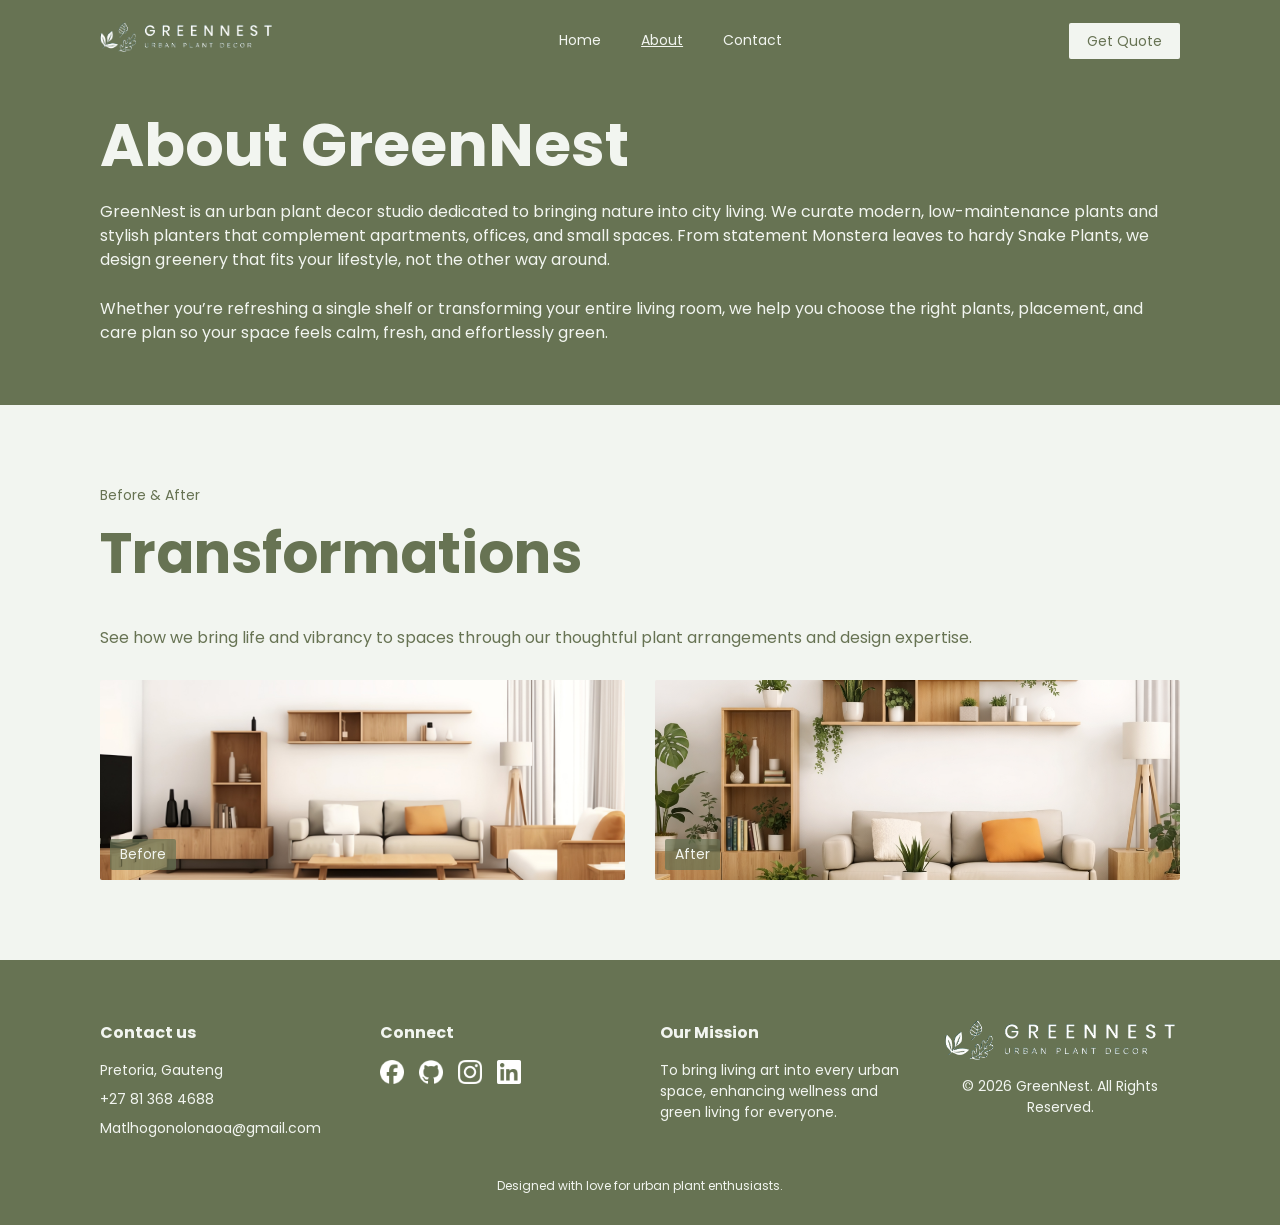
<file: about.html>
<!DOCTYPE html>
<html lang="en">
<head>
    <meta charset="UTF-8">
    <meta name="viewport" content="width=device-width, initial-scale=1.0">
    <title>GreenNest | About Us</title>
   <link rel="stylesheet" href="css/styles.css">
    <link rel="stylesheet" href="css/navbar.css">
    <link rel="stylesheet" href="css/hero-section.css">
    <link rel="stylesheet" href="css/benefits-section.css">
    <link rel="stylesheet" href="css/Our-Services-Overview-section.css">
    <link rel="stylesheet" href="css/featured-plants-section.css">
    <link rel="stylesheet" href="css/footer.css">
      <link rel="stylesheet" href="css/about.css">
</head>
<body>

<header class="navbar">

        <div class="nav-left">
            <a href="index.html" class="logo">
                <img src="images/logo.png" alt="GreenNest Logo">
            </a>
        </div>

        <input type="checkbox" id="nav-toggle" class="nav-toggle">
        <label for="nav-toggle" class="hamburger">
            <img src="images/menu.png" alt="Menu" class="hamburger-icon" width="25" height="25" color="#F2F5F0">
            <img src="images/close.png" alt="Close" class="close-icon" width="18" height="18">
        </label>

      
<nav class="nav-center nav-links">
    <a href="index.html">Home</a>
    <a href="about.html"  class="active">About </a>
    <a href="contact-us.html">Contact</a>
    <a href="contact-us.html" class="mobile-quote-btn">Get Quote</a>
</nav>

        <div class="nav-right">
            <a href="contact-us.html" class="quote-btn desktop-quote">Get Quote</a>
        </div>

    </header>

<main>
<section class="about-intro">
    <h1>About GreenNest</h1>
    <p>​GreenNest is an urban plant decor studio dedicated to bringing nature into city living. We curate modern, low-maintenance plants and stylish planters that complement apartments, offices, and small spaces. From statement Monstera leaves to hardy Snake Plants, we design greenery that fits your lifestyle, not the other way around.</p>
    <br>
    <p>​Whether you’re refreshing a single shelf or transforming your entire living room, we help you choose the right plants, placement, and care plan so your space feels calm, fresh, and effortlessly green.</p>
</section>

<section class="before-after">
    <p class="ba-subtitle">Before & After</p>
    <h1 class="ba-title">Transformations</h1>
<p class="ba-description">See how we bring life and vibrancy to spaces through our thoughtful plant arrangements and design expertise.</p>

    <div class="before-after-grid">
        <div class="ba-item">
            <img src="images/before.jpg" alt="Before" class="ba-image">
            <p class="ba-name">Before</p>
        </div>
        <div class="ba-item">
            <img src="images/after.png" alt="After" class="ba-image">
            <p class="ba-name">After</p>
        </div>
    </div>
</section>

</main>
<footer class="footer">
    <div class="footer-grid">
         <div class="footer-section contact">
            <h3>Contact us</h3>
            <p>Pretoria, Gauteng</p>
            <p>+27 81 368 4688</p>
            <p>Matlhogonolonaoa@gmail.com</p>
        </div>
        <div class="footer-section connect">
            <h3>Connect</h3>
            <div class="social-icons">
                <a href="facebook.com"><img src="images/facebook-app-round-white-icon.png" alt="Facebook" width="24" height="24"></a>
                <a href="https://github.com/Matlhogonolo012/GreenNest-Urban-Plant-Decor.git"><img src="images/github-white-icon.png" alt="Twitter" width="24" height="24"></a>
                <a href="instagram.com"><img src="images/instagram-white-icon.png" alt="Instagram" width="24" height="24"></a>
                <a href="https://www.linkedin.com/in/matlhogonolo-naoa-924255340/"><img src="images/linkedin-app-white-icon.png" alt="LinkedIn" width="24" height="24"></a>
            </div>
        </div>
        <div class="footer-section mission">
            <h3>Our Mission</h3>
            <p>To bring living art into every urban space, enhancing wellness and green living for everyone.</p>
        </div>
        <div class="footer-section logo-section">
            <a href="index.html" class="footer-logo">
                <img src="images/logo.png" alt="GreenNest Logo">
            </a>
            <p>&copy; 2026 GreenNest. All Rights Reserved.</p>
        </div>
    </div>
    <p class="footer-bottom">Designed with love for urban plant enthusiasts.</p>
</footer>

</body>
</html>
</file>
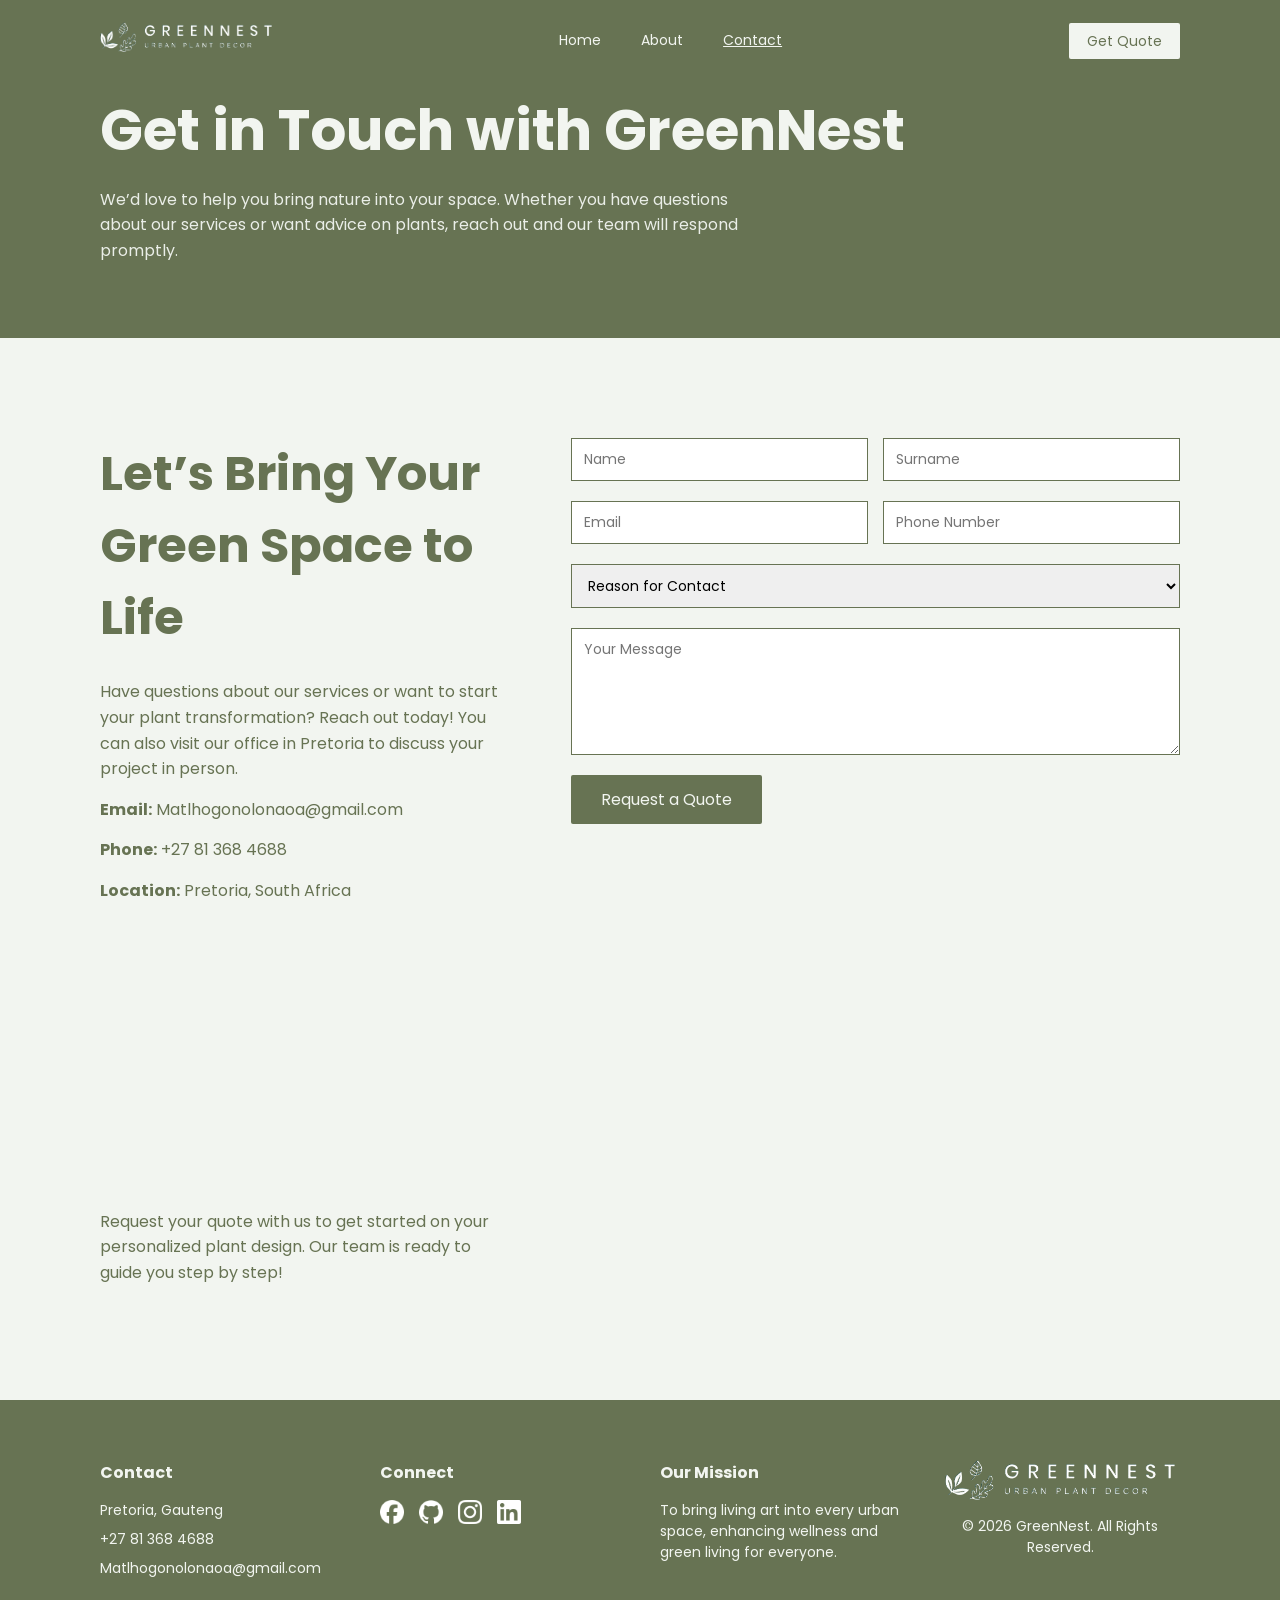
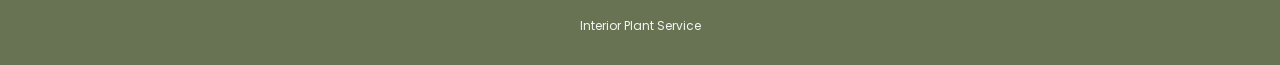
<file: contact-us.html>
<!DOCTYPE html>
<html lang="en">

<head>
    <meta charset="UTF-8">
    <meta name="viewport" content="width=device-width, initial-scale=1.0">
    <title>Contact GreenNest</title>
    <link rel="stylesheet" href="css/styles.css">
    <link rel="stylesheet" href="css/navbar.css">
    <link rel="stylesheet" href="css/hero-section.css">
    <link rel="stylesheet" href="css/benefits-section.css">
    <link rel="stylesheet" href="css/Our-Services-Overview-section.css">
    <link rel="stylesheet" href="css/featured-plants-section.css">
    <link rel="stylesheet" href="css/footer.css">
    <link rel="stylesheet" href="css/contact-us.css">
</head>

<body>

    <header class="navbar">

        <div class="nav-left">
            <a href="index.html" class="logo">
                <img src="images/logo.png" alt="GreenNest Logo">
            </a>
        </div>

        <input type="checkbox" id="nav-toggle" class="nav-toggle">
        <label for="nav-toggle" class="hamburger">
            <img src="images/menu.png" alt="Menu" class="hamburger-icon" width="25" height="25" color="#F2F5F0">
            <img src="images/close.png" alt="Close" class="close-icon" width="18" height="18">
        </label>


        <nav class="nav-center nav-links">
            <a href="index.html">Home</a>
            <a href="about.html">About</a> <!-- you mark this manually -->
            <a href="contact-us.html" class="active">Contact</a>

            <a href="contact-us.html" class="mobile-quote-btn">Get Quote</a>
        </nav>

        <div class="nav-right">
            <a href="contact-us.html" class="quote-btn desktop-quote">Get Quote</a>
        </div>

    </header>

    <main>


        <section class="contact-motivation">
            <h1>Get in Touch with GreenNest</h1>
            <p>We’d love to help you bring nature into your space. Whether you have questions about our services or want
                advice on plants, reach out and our team will respond promptly.</p>
        </section>

        <section class="contact-form-section">
            <div class="contact-grid">


                <div class="contact-info">
                    <h2>Let’s Bring Your Green Space to Life</h2>
                    <p>Have questions about our services or want to start your plant transformation? Reach out today!
                        You can also visit our office in Pretoria to discuss your project in person.</p>

                    <div class="contact-details">
                        <p><strong>Email:</strong> Matlhogonolonaoa@gmail.com</p>
                        <p><strong>Phone:</strong> +27 81 368 4688</p>
                        <p><strong>Location:</strong> Pretoria, South Africa</p>
                    </div>

                    <div class="map-container">
                        <iframe src="https://maps.google.com/maps?q=pretoria&t=&z=13&ie=UTF8&iwloc=&output=embed"
                            allowfullscreen="" loading="lazy"></iframe>
                    </div>

                    <p class="friendly-msg">Request your quote with us to get started on your personalized plant design.
                        Our team is ready to guide you step by step!</p>
                </div>

                <div class="contact-form">
                    <form>
                        <div class="form-group">
                            <input type="text" name="name" placeholder="Name" required>
                            <input type="text" name="surname" placeholder="Surname" required>
                        </div>
                        <div class="form-group">
                            <input type="email" name="email" placeholder="Email" required>
                            <input type="tel" name="phone" placeholder="Phone Number">
                        </div>
                        <div class="form-group">
                            <select name="service" required>
                                <option value="">Reason for Contact</option>
                                <option value="interior">Interior Plant Design</option>
                                <option value="office">Office Plant Solutions</option>
                                <option value="consultation">Consultation</option>
                                <option value="maintenance">Plant Maintenance & Care</option>
                                <option value="custom-orders">Custom Plant Arrangements</option>
                                <option value="events">Event Greenery & Decorations</option>
                                <option value="workshops">Workshops / Learning Sessions</option>
                                <option value="delivery">Plant Delivery / Installation</option>
                                <option value="partnership">Partnership / Collaboration</option>
                                <option value="other">Other</option>
                            </select>
                        </div>
                        <div class="form-group">
                            <textarea name="message" rows="5" placeholder="Your Message" required></textarea>
                        </div>
                        <button type="submit" class="hero-btn">Request a Quote</button>
                    </form>
                </div>
            </div>
        </section>

    </main>

    <footer class="footer">

        <div class="footer-grid">

            <div class="footer-section contact">
                <h3>Contact</h3>
                <p>Pretoria, Gauteng</p>
                <p>+27 81 368 4688</p>
                <p>Matlhogonolonaoa@gmail.com</p>
            </div>

            <div class="footer-section connect">
                <h3>Connect</h3>
                <div class="social-icons">
                    <a href="facebook.com"><img src="images/facebook-app-round-white-icon.png" alt="Facebook" width="24"
                            height="24"></a>
                    <a href="https://github.com/Matlhogonolo012/GreenNest-Urban-Plant-Decor.git"><img
                            src="images/github-white-icon.png" alt="Twitter" width="24" height="24"></a>
                    <a href="instagram.com"><img src="images/instagram-white-icon.png" alt="Instagram" width="24"
                            height="24"></a>
                    <a href="https://www.linkedin.com/in/matlhogonolo-naoa-924255340/"><img
                            src="images/linkedin-app-white-icon.png" alt="LinkedIn" width="24" height="24"></a>
                </div>
            </div>

            <div class="footer-section mission">
                <h3>Our Mission</h3>
                <p>To bring living art into every urban space, enhancing wellness and green living for everyone.</p>
            </div>

            <div class="footer-section logo-section">
                <a href="index.html" class="footer-logo">
                    <img src="images/logo.png" alt="GreenNest Logo">
                </a>
                <p>&copy; 2026 GreenNest. All Rights Reserved.</p>
            </div>

        </div>

        <p class="footer-bottom">Interior Plant Service</p>

    </footer>

</body>

</html>
</file>
<file: css/styles.css>
@import url('https://fonts.googleapis.com/css2?family=Poppins&display=swap');

* {
    font-family: "Poppins", sans-serif;
    margin: 0;
    padding: 0;
    box-sizing: border-box;
}
</file>
<file: css/navbar.css>
.navbar {
    position: fixed;
    top: 0;
    left: 0;
    width: 100%;
    background-color: #677353;
    color: #F2F5F0;
    display: flex;
    align-items: center;
    justify-content: space-between;
    padding: 20px 100px;
    z-index: 1000;
    height: 80px;
}

.logo img {
    height: 30px;
    width: auto;
}

.nav-center {
    display: flex;
    gap: 40px;
    flex: 1;
    justify-content: center;
}

.navbar a {
    color: #F2F5F0;
    text-decoration: none;
    font-size: 14px;
}

.nav-right .quote-btn {
    background-color: #F2F5F0;
    color: #677353;
    padding: 8px 18px;
    border-radius: 2px;
    text-decoration: none;
}

.navbar a:hover {
    opacity: 0.8;
}


.nav-toggle {
    display: none;
}

.hamburger {
    display: none;
    cursor: pointer;
}

.close-icon {
    display: none;
}

.mobile-quote-btn {
    display: none;
    background-color: #F2F5F0;
    color: #677353 !important;
    padding: 8px 18px;
    border-radius: 1px;
    text-decoration: none;
    text-align: center;
    width: fit-content;
    margin: 10px auto;
}
.nav-center a.active {
    text-decoration: underline;
}

@media(max-width:1024px) {

    .mobile-quote-btn {
        display: inline-block;
    }

    .navbar {
        padding: 20px 40px;
    }

    .nav-left {
        margin-right: 20px;
    }

    .hamburger {
        display: flex;
        align-items: center;
        margin-left: auto;
    }

    .nav-center {
        display: none;
        flex-direction: column;
        background-color: #677353;
        position: absolute;
        top: 90px;
        left: 0;
        width: 100%;
        padding-bottom: 20px;
    }

    .nav-center a {
        padding: 15px;
        text-align: center;
    }

    .desktop-quote {
        display: none;
    }

    .mobile-quote {
        display: inline-block;
    }

    .nav-toggle:checked~.nav-center {
        display: flex;
    }

    .nav-toggle:checked+.hamburger .hamburger-icon {
        display: none;
    }

    .nav-toggle:checked+.hamburger .close-icon {
        display: block;
    }

}
</file>
<file: css/hero-section.css>
.hero-section {
    display: flex;
    align-items: center;
    justify-content: space-between;
    gap: 20px;
    width: 100%;
    background: #677353;
    padding: 60px 0;
}

.hero-text {
    flex: 5;
    padding-left: 100px;
}

.hero-text h1 {
    font-size: 84px;
    margin-bottom: 20px;
    color: #F2F5F0;
    line-height: 1.2;
}

.hero-text p {
    font-size: 14px;
    color: #F2F5F0;
    margin-bottom: 20px;
}

.hero-btn {
    background-color: #F2F5F0;
    color: #677353;
    padding: 8px 18px;
    border-radius: 2px;
    text-decoration: none;
}
.hero-btn:hover{
    opacity: 0.8;
}

.hero-image {
    flex: 5;
    width: 45vw;
    height: 90vh;
    overflow: hidden;
}

.hero-image img {
    width: 100%;
    height: 100%;
    object-fit: cover;
}

@media (max-width:1024px){

.hero-section{
flex-direction:column;
align-items:flex-start;
padding:120px 40px 60px;
}

.hero-image{
order:-1;
width:100%;
height:auto;
}

.hero-image img{
width:100%;
height:auto;
}

.hero-text{
padding-left:0;
padding-right:0;
margin-top:20px;
max-width:600px;
}

.hero-text h1{
font-size:48px;
}

.hero-text p{
font-size:14px;
margin-bottom:30px;
}

.hero-btn{
display:inline-block;
margin-top:20px;
}

}

@media (max-width:600px){

.hero-section{
padding:100px 25px 50px;
}

.hero-text h1{
font-size:36px;
}

.hero-text p{
font-size:13px;
}

.hero-image img{
height:auto;
}

}

@media (max-width:360px){

.hero-section{
padding:80px 15px 40px;
}

.hero-text h1{
font-size:28px;
}

.hero-text p{
font-size:12px;
}

.hero-btn{
padding:6px 14px;
font-size:12px;
}

}
</file>
<file: css/benefits-section.css>
.benefits-section {
    background-color: #F2F5F0;
    color: #677353;
    padding: 80px 100px;
}

.benefits-section .section-subtitle {
    font-size: 16px;
    margin-bottom: 10px;
    letter-spacing: 1px;
}

.benefits-section .section-title {
    font-size: 56px;
    margin-bottom: 40px;
}

.benefits-content {
    display: flex;
    align-items: center;
    justify-content: space-between;
    gap: 40px;
}

.benefits-image {
    flex: 5;
}

.benefits-image img {
    width: 100%;
    height: auto;
}

.benefits-text {
    flex: 5;
    display: flex;
    flex-direction: column;
    justify-content: center;
}

.benefits-text h2 {
    font-size: 42px;
    margin-bottom: 20px;
}

.benefits-text p {
    font-size: 16px;
    margin-bottom: 30px;
    line-height: 1.5;
}

.benefits-btn {
    background-color: #677353;
    color: #F2F5F0;
    padding: 8px 28px;
    border-radius: 2px;
    text-decoration: none;
    text-align: left;
    width: fit-content;
}

.benefits-btn:hover {
    opacity: 0.8;
}

@media (max-width:1024px){

.benefits-section{
padding:60px 40px;
}

.benefits-content{
flex-direction:column;
gap:30px;
}

.benefits-image,
.benefits-text{
flex:1;
width:100%;
}

.benefits-section .section-title{
font-size:40px;
}

.benefits-text h2{
font-size:32px;
}

.benefits-text p{
font-size:15px;
}

}

@media (max-width:600px){

.benefits-section{
padding:50px 25px;
}

.benefits-section .section-title{
font-size:32px;
}

.benefits-text h2{
font-size:26px;
}

.benefits-text p{
font-size:14px;
}

}

@media (max-width:360px){

.benefits-section{
padding:40px 15px;
}

.benefits-section .section-title{
font-size:26px;
}

.benefits-text h2{
font-size:22px;
}

.benefits-text p{
font-size:13px;
}

.benefits-btn{
padding:6px 20px;
font-size:12px;
}

}
</file>
<file: css/Our-Services-Overview-section.css>
.services-section {
    background-color: #677353;
    color: #F2F5F0;
    padding: 80px 100px;
    text-align: left;
}

.services-section h1.services-title {
    font-size: 56px;
    margin-bottom: 10px;
}

.services-section p.services-subtitle {
    font-size: 16px;
    margin-bottom: 50px;
    max-width: 700px;
    line-height: 1.5;
}

.services-grid {
    display: grid;
    grid-template-columns: repeat(3, 1fr);
    gap: 30px;
}

.service-card {
    color: #677353;
    border-radius: 2px;
    padding: 20px;
    display: flex;
    flex-direction: column;
    align-items: left;
    background-color: #F2F5F0;
}

.service-card img {
    width: 100%;
    height: auto;
    border-radius: 2px;
    margin-bottom: 20px;
}

.service-card h2 {
    font-size: 24px;
    margin-bottom: 15px;
}

.service-card p {
    font-size: 14px;
    text-align: left;
    line-height: 1.4;
}

@media (max-width:1024px){

.services-section{
padding:60px 40px;
}

.services-section h1.services-title{
font-size:40px;
}

.services-grid{
grid-template-columns:repeat(2,1fr);
}

}

@media (max-width:600px){

.services-section{
padding:50px 25px;
}

.services-section h1.services-title{
font-size:32px;
}

.services-section p.services-subtitle{
font-size:14px;
margin-bottom:40px;
}

.services-grid{
grid-template-columns:1fr;
}

.service-card h2{
font-size:20px;
}

.service-card p{
font-size:13px;
}

}

@media (max-width:360px){

.services-section{
padding:40px 15px;
}

.services-section h1.services-title{
font-size:26px;
}

.services-section p.services-subtitle{
font-size:13px;
}

.service-card{
padding:16px;
}

.service-card h2{
font-size:18px;
}

.service-card p{
font-size:12px;
}

}
</file>
<file: css/featured-plants-section.css>
.featured-plants {
    background-color: #F2F5F0;
    color: #677353;
    padding: 80px 100px;
    text-align: left;
}

.featured-plants .featured-subtitle {
    font-size: 16px;
    margin-bottom: 10px;
}

.featured-plants .featured-title {
    font-size: 56px;
    margin-bottom: 30px;
}

.plants-grid {
    display: grid;
    grid-template-columns: repeat(2, 1fr);
    gap: 30px;
}

.plant-card {
    position: relative;
    overflow: hidden;
    border-radius: 2px;
}

.plant-card img {
    width: 100%;
    height: 200px;
    object-fit: cover;
    display: block;
}

.plant-name {
    position: absolute;
    bottom: 10px;
    left: 10px;
    color: #F2F5F0;
    background-color: rgba(103,115,83,0.7);
    padding: 5px 10px;
    border-radius: 2px;
    font-size: 14px;
}

@media (max-width:1024px){

.featured-plants{
padding:60px 40px;
}

.featured-plants .featured-title{
font-size:40px;
}

}

@media (max-width:600px){

.featured-plants{
padding:50px 25px;
}

.featured-plants .featured-title{
font-size:32px;
}

.plants-grid{
grid-template-columns:1fr;
}

.plant-card img{
height:180px;
}

}

@media (max-width:360px){

.featured-plants{
padding:40px 15px;
}

.featured-plants .featured-title{
font-size:26px;
}

.plant-card img{
height:160px;
}

.plant-name{
font-size:11px;
padding:4px 8px;
}

}
</file>
<file: css/footer.css>
.footer {
    background-color: #677353;
    color: #F2F5F0;
    padding: 60px 100px 30px;
    font-size: 14px;
}

.footer-grid {
    display: grid;
    grid-template-columns: repeat(4, 1fr);
    gap: 40px;
    margin-bottom: 30px;
}

.footer-section h3 {
    margin-bottom: 15px;
    font-size: 16px;
}

.footer-section p {
    margin-bottom: 8px;
}

.footer-section .social-icons {
    display: flex;
    gap: 15px;
}

.footer-section .social-icons a img {
    display: block;
}

.footer-section.logo-section {
    text-align: center;
}

.footer-section.logo-section .footer-logo img {
    height: 40px;
    width: auto;
    margin-bottom: 10px;
}

.footer-bottom {
    text-align: center;
    font-size: 12px;
    margin-top: 20px;
    color: #F2F5F0;
}

@media (max-width:1024px){

.footer{
padding:50px 40px 25px;
}

.footer-grid{
grid-template-columns:repeat(2,1fr);
gap:30px;
}

}

@media (max-width:600px){

.footer{
padding:40px 25px 20px;
}

.footer-grid{
grid-template-columns:1fr;
gap:25px;
}

.footer-section.logo-section{
order:4;
}

.footer-section h3{
font-size:15px;
}

.footer-section p{
font-size:13px;
}

.footer-bottom{
font-size:11px;
}

}

@media (max-width:360px){

.footer{
padding:35px 15px 20px;
}

.footer-section h3{
font-size:14px;
}

.footer-section p{
font-size:12px;
}

.footer-bottom{
font-size:10px;
}

}
</file>
<file: css/about.css>
.about-intro {
    background-color: #677353;
    color: #F2F5F0;
    padding: 100px 100px 60px;
    text-align: left;
}

.about-intro h1 {
    font-size: 60px;
    margin-bottom: 10px;
}

.about-intro p {
    font-size: 16px;
    line-height: 1.5;
}
.before-after .ba-description {
    font-size: 16px;
    margin-bottom: 30px;
    line-height: 1.5;
}
.before-after {
    background-color: #F2F5F0;
    color: #677353;
    padding: 80px 100px;
    text-align: left;
}

.before-after .ba-subtitle {
    font-size: 14px;
    margin-bottom: 5px;
}

.before-after .ba-title {
    font-size: 56px;
    margin-bottom: 30px;
}

.before-after-grid {
    display: grid;
    grid-template-columns: repeat(2, 1fr);
    gap: 30px;
}

.ba-item {
    position: relative;
    overflow: hidden;
    border-radius: 2px;
}

.ba-item img.ba-image {
    width: 100%;
    height: 200px;
    object-fit: cover;
    display: block;
}

.ba-item .ba-name {
    position: absolute;
    bottom: 10px;
    left: 10px;
    color: #F2F5F0;
    background-color: rgba(103,115,83,0.7);
    padding: 5px 10px;
    border-radius: 2px;
    font-size: 14px;
}

@media (max-width: 900px){

.about-intro{
    padding: 100px 40px 40px;
}

.about-intro h1{
    font-size: 40px;
}

.about-intro p{
    font-size: 15px;
}

.before-after{
    padding: 60px 40px;
}

.before-after .ba-title{
    font-size: 40px;
}

.before-after-grid{
    grid-template-columns: 1fr;
}

.ba-item img.ba-image{
    height: 220px;
}

}

@media (max-width: 600px){

.about-intro{
    padding: 80px 25px 40px;
}

.about-intro h1{
    font-size: 32px;
}

.about-intro p{
    font-size: 14px;
}

.before-after{
    padding: 50px 25px;
}

.before-after .ba-title{
    font-size: 32px;
}

.ba-item img.ba-image{
    height: 200px;
}

}

@media (max-width: 360px){

.about-intro{
    padding: 80px 15px 30px;
}

.about-intro h1{
    font-size: 26px;
}

.about-intro p{
    font-size: 13px;
}

.before-after{
    padding: 40px 15px;
}

.before-after .ba-title{
    font-size: 26px;
}

.ba-item img.ba-image{
    height: 170px;
}

.ba-item .ba-name{
    font-size: 11px;
    padding: 4px 8px;
}

}
</file>
<file: css/contact-us.css>
.contact-motivation {
    background-color: #677353;
    color: #F2F5F0;
    padding: 100px 100px 60px;
}

.contact-motivation h1 {
    font-size: 56px;
    font-weight: 700;
    margin-bottom: 25px;
    line-height: 1.1;
}

.contact-motivation p {
    font-size: 16px;
    line-height: 1.6;
    margin-bottom: 15px;
    max-width: 650px;
    opacity: 0.95;
}

.contact-form-section {
    background-color: #F2F5F0;
    color: #677353;
    padding: 100px 100px;
}

.contact-grid {
    display: grid;
    grid-template-columns: repeat(2, 1fr);
    gap: 60px;
    align-items: start;
}

.contact-info {
    display: flex;
    flex-direction: column;
}

.contact-info h2 {
    font-size: 48px;
    margin-bottom: 25px;
    font-weight: 700;
}

.contact-info p,
.friendly-msg {
    font-size: 16px;
    line-height: 1.6;
    margin-bottom: 15px;
}

.contact-info .map-container {
    width: 100%;
    height: 250px;
    margin: 20px 0;
    overflow: hidden;
}

.contact-info .map-container iframe {
    width: 100%;
    height: 100%;
    border: 0;
}

.contact-form form {
    display: flex;
    flex-direction: column;
    gap: 20px;
}

.contact-form .form-group {
    display: flex;
    gap: 15px;
}

.contact-form input,
.contact-form select,
.contact-form textarea {
    padding: 10px 12px;
    border: 1px solid #677353;
    flex: 1;
    font-size: 14px;
    outline: none;
}

.contact-form textarea {
    resize: vertical;
}

.contact-form .hero-btn {
    background-color: #677353;
    color: #F2F5F0;
    padding: 12px 30px;
    border: none;
    cursor: pointer;
    font-size: 16px;
    transition: 0.2s;
    width: fit-content;
}

.contact-form .hero-btn:hover {
    opacity: 0.8;
}


@media(max-width:1024px){
    .contact-grid {
        grid-template-columns: 1fr;
        gap: 40px;
    }

    .contact-info h2 {
        font-size: 36px;
    }

    .contact-info p,
    .friendly-msg {
        font-size: 14px;
    }

    .contact-form .form-group {
        flex-direction: column;
    }

    .contact-form .hero-btn {
        width: 100%;
        text-align: center;
    }

    .contact-info .map-container {
        height: 200px;
    }
}

@media(max-width:600px){
    .contact-motivation {
        padding: 100px 25px 40px;
    }

    .contact-motivation h1 {
        font-size: 36px;
    }

    .contact-motivation p {
        font-size: 14px;
    }

    .contact-form-section {
        padding: 80px 25px;
    }

    .contact-info h2 {
        font-size: 28px;
    }

    .contact-info p,
    .friendly-msg {
        font-size: 13px;
    }

    .contact-form input,
    .contact-form select,
    .contact-form textarea {
        font-size: 13px;
        padding: 8px 10px;
    }

    .contact-form .hero-btn {
        padding: 10px 20px;
        font-size: 14px;
    }

    .contact-info .map-container {
        height: 180px;
    }
}


@media(max-width:325px){
    .contact-motivation {
        padding: 80px 15px 30px;
    }

    .contact-motivation h1 {
        font-size: 26px;
    }

    .contact-motivation p {
        font-size: 12px;
    }

    .contact-form-section {
        padding: 50px 15px;
    }

    .contact-info h2 {
        font-size: 22px;
    }

    .contact-info p,
    .friendly-msg {
        font-size: 12px;
    }

    .contact-form input,
    .contact-form select,
    .contact-form textarea {
        font-size: 12px;
        padding: 6px 8px;
    }

    .contact-form .hero-btn {
        padding: 8px 15px;
        font-size: 12px;
    }

    .contact-info .map-container {
        height: 150px;
    }
}
</file>
